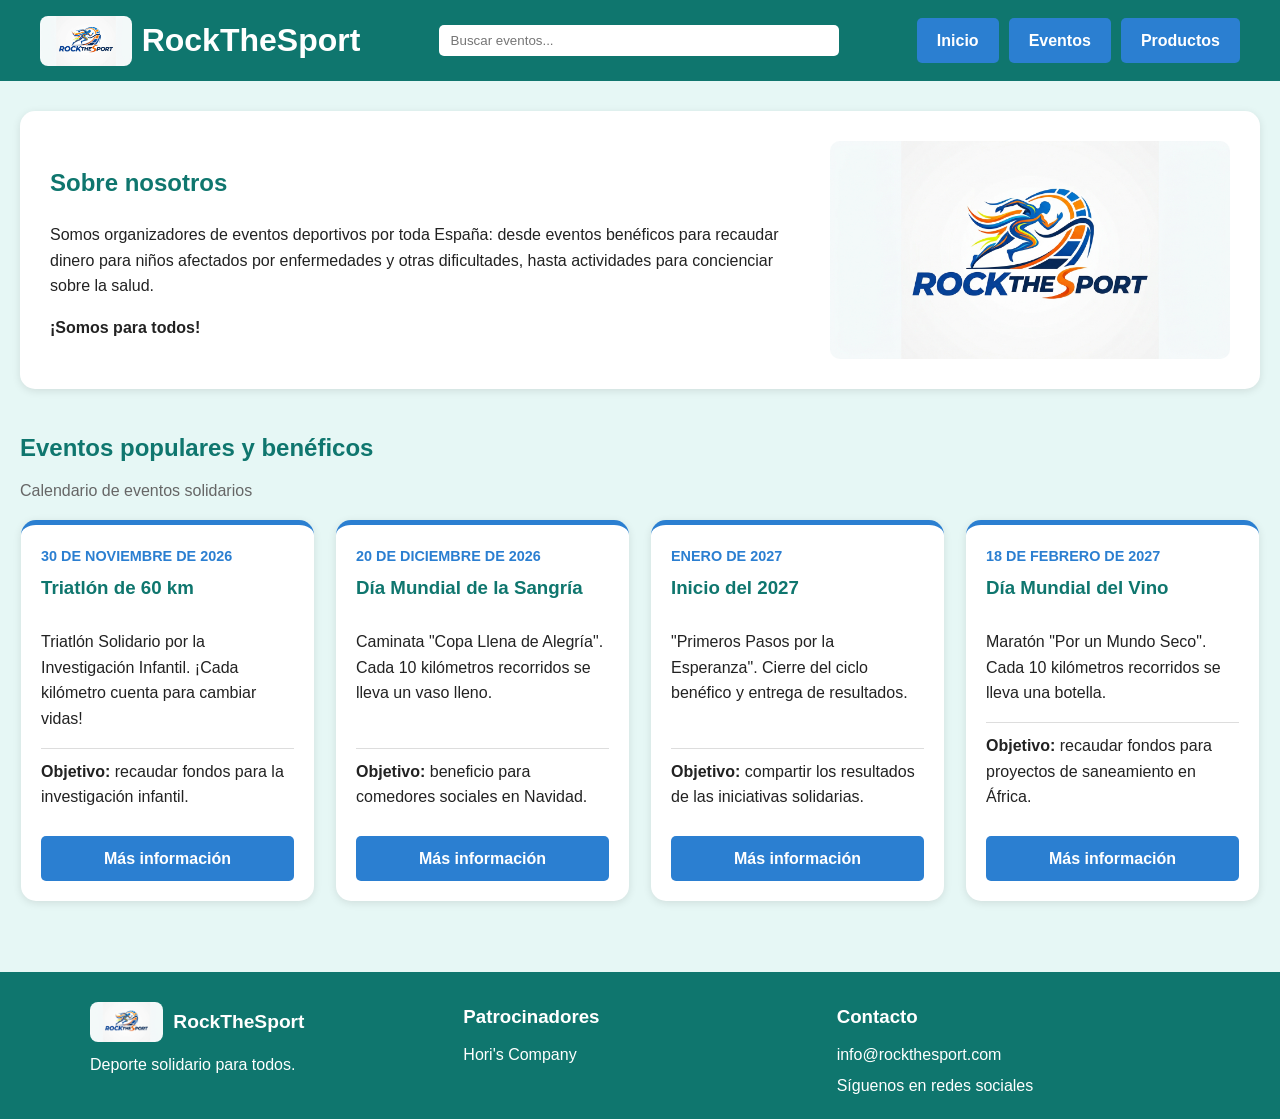
<file: index.html>
<!DOCTYPE html>
<html lang="es">
<head>
    <meta charset="UTF-8">
    <meta name="viewport" content="width=device-width, initial-scale=1.0">
    <title>RockTheSport</title>
    <link rel="stylesheet" href="css.css">
</head>
<body>
    <header>
        <h1 id="titulo" class="marca">
            <img src="rock2.jpg" alt="" width="400" height="280">
            RockTheSport
        </h1>
        <input class="barra-busqueda" type="search" placeholder="Buscar eventos..." aria-label="Buscar eventos">
        <nav>
            <a href="#titulo" class="boton">Inicio</a>
            <a href="eventos.html#titulo" class="boton">Eventos</a>
            <a href="productos.html" class="boton">Productos</a>
        </nav>
        
    </header>

    <main>
        <section id="nosotros" class="nosotros">
            <div class="nosotros-texto">
                <h2>Sobre nosotros</h2>
                <p>
                    Somos organizadores de eventos deportivos por toda España: desde eventos benéficos
                    para recaudar dinero para niños afectados por enfermedades y otras dificultades,
                    hasta actividades para concienciar sobre la salud.
                </p>
                <p><strong>¡Somos para todos!</strong></p>
            </div>
            <img class="logo" src="rock2.jpg" alt="Logo de Rock The Sport" width="400" height="280">
        </section>

        <section id="eventos-beneficos">
            <h2>Eventos populares y benéficos</h2>
            <p class="subtitulo">Calendario de eventos solidarios</p>

            <div class="tarjetas">
                <article class="tarjeta">
                    <p class="fecha">30 de noviembre de 2026</p>
                    <h3>Triatlón de 60 km</h3>
                    <p>Triatlón Solidario por la Investigación Infantil. ¡Cada kilómetro cuenta para cambiar vidas!</p>
                    <p class="objetivo"><strong>Objetivo:</strong> recaudar fondos para la investigación infantil.</p>
                    <a href="#" class="boton boton-tarjeta">Más información</a>
                </article>

                <article class="tarjeta">
                    <p class="fecha">20 de diciembre de 2026</p>
                    <h3>Día Mundial de la Sangría</h3>
                    <p>Caminata "Copa Llena de Alegría". Cada 10 kilómetros recorridos se lleva un vaso lleno.</p>
                    <p class="objetivo"><strong>Objetivo:</strong> beneficio para comedores sociales en Navidad.</p>
                    <a href="#" class="boton boton-tarjeta">Más información</a>
                </article>

                <article class="tarjeta">
                    <p class="fecha">Enero de 2027</p>
                    <h3>Inicio del 2027</h3>
                    <p>"Primeros Pasos por la Esperanza". Cierre del ciclo benéfico y entrega de resultados.</p>
                    <p class="objetivo"><strong>Objetivo:</strong> compartir los resultados de las iniciativas solidarias.</p>
                    <a href="#" class="boton boton-tarjeta">Más información</a>
                </article>

                <article class="tarjeta">
                    <p class="fecha">18 de febrero de 2027</p>
                    <h3>Día Mundial del Vino</h3>
                    <p>Maratón "Por un Mundo Seco". Cada 10 kilómetros recorridos se lleva una botella.</p>
                    <p class="objetivo"><strong>Objetivo:</strong> recaudar fondos para proyectos de saneamiento en África.</p>
                    <a href="#" class="boton boton-tarjeta">Más información</a>
                </article>
            </div>
        </section>
    </main>

    <footer>
        <div class="footer-contenido">
            <div>
                <p class="marca">
                    <img src="rock2.jpg" alt="" width="400" height="280">
                    RockTheSport
                </p>
                <p>Deporte solidario para todos.</p>
            </div>

            <div>
                <h3>Patrocinadores</h3>
                <p>Hori's Company</p>
            </div>

            <div>
                <h3>Contacto</h3>
                <p>info@rockthesport.com</p>
                <p>Síguenos en redes sociales</p>
            </div>
        </div>
    </footer>
</body>
</html>
</file>
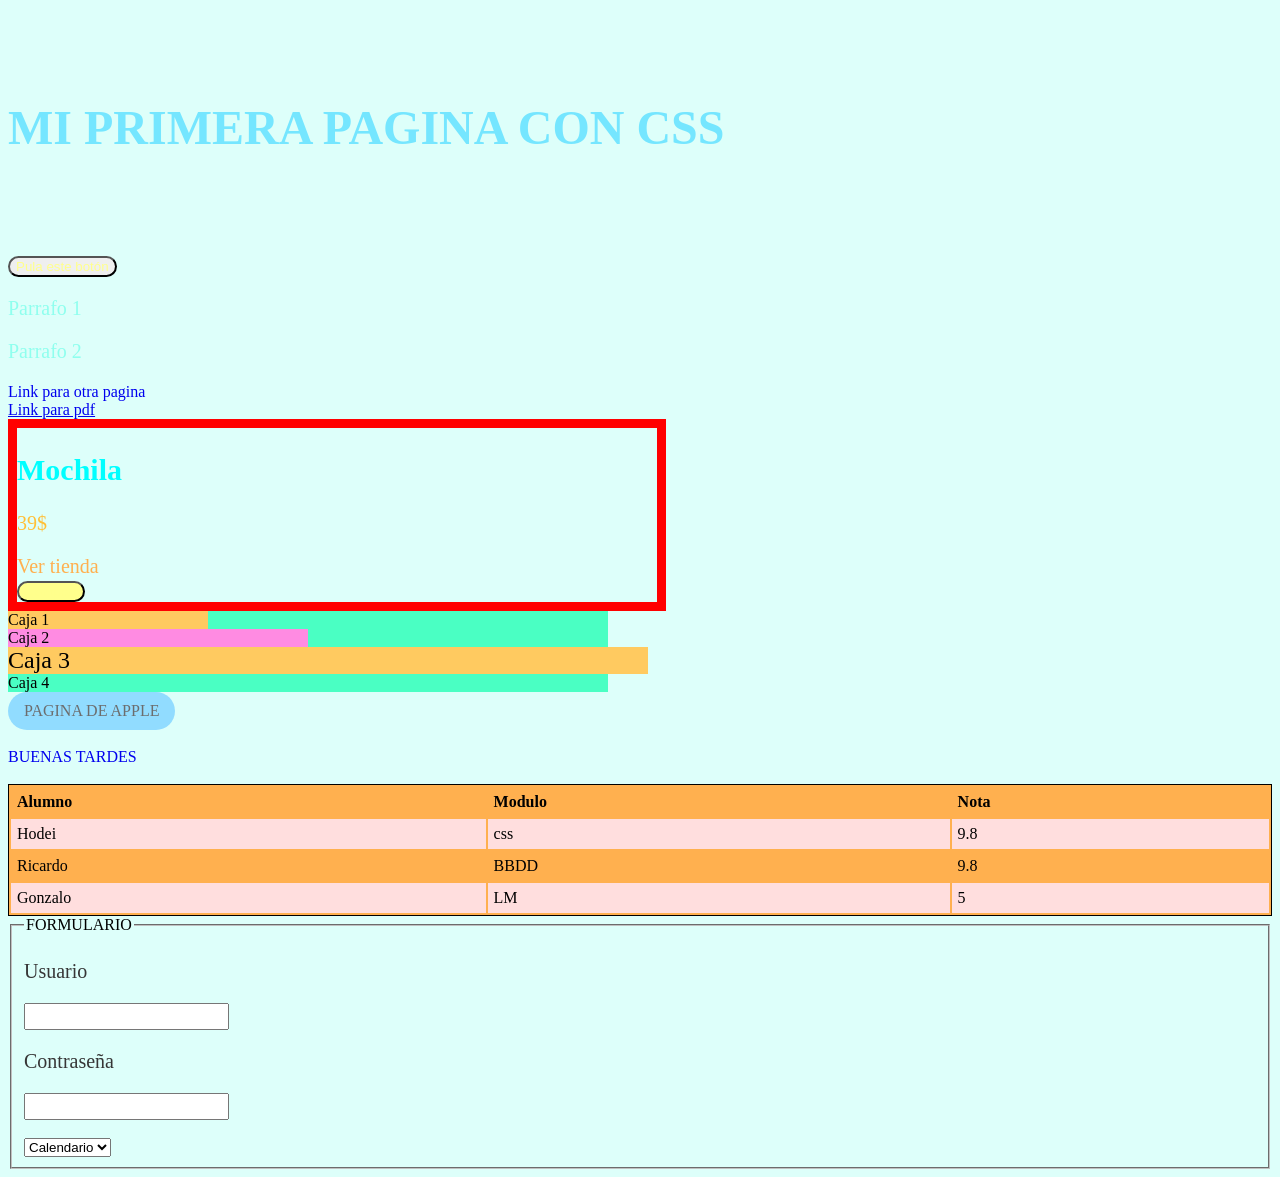
<file: EjerciciosCss/index.html>
<!DOCTYPE html>
<html lang="en">

<head>
    <meta charset="UTF-8">
    <meta name="viewport" content="width=device-width, initial-scale=1.0">
    <title>Document</title>
    <link rel="stylesheet" href=" estilos.css">
</head>

<body>

    <h1>MI PRIMERA PAGINA CON CSS</h1>

    <button>Pula este botón</button>

    <p>
        Parrafo 1
    </p>
    <p>
        Parrafo 2
    </p>




    <a href="https://www.apple.com/es/">Link para otra pagina</a><br>

    <a
        href="c:\Users\1daw3\Downloads\Cuestionario 1.4 - Importancia de las decisiones_ Revisión del intento _ CIFP Plaiaundi LHII Moodle Ikastaroak.pdf">Link
        para pdf</a><br>

    <div class="aviso">

    </div>




    <article class="producto">
        <h2>Mochila</h2>
        <p class="precio">39$</p>
        <a href="https://tienda.eus"> Ver tienda</a><br>
        <button>Comprar</button>
    </article>

<div id="contenedor">
    <div class="caja1">Caja 1</div>
    <div class="caja2">Caja 2</div>
    <div class="caja3">Caja 3</div>
    <div class="caja4">Caja 4</div>
</div>

<a href="https://www.apple.com/es/" class="btn">PAGINA DE APPLE</a><br><br>

<a href="https://www.nike.com/es/" >BUENAS TARDES</a><br><br>

<table>
    <tr>
        <th>Alumno</th>
        <th>Modulo</th>
        <th>Nota</th>
    </tr>
    <tr>
        <td>Hodei</td>
        <td>css</td>
        <td>9.8</td>
    </tr>
    <tr>
        <td>Ricardo</td>
        <td>BBDD</td>
        <td>9.8</td>
    </tr>
    <tr>
        <td>Gonzalo</td>
        <td>LM</td>
        <td>5</td>
    </tr> 
</table>

<form>
    <fieldset>
        <legend>FORMULARIO</legend>
        <p>Usuario</p>
        <input type="text" name="usuario" id="usuario"/> <br/>
        <p>Contraseña</p>
        <input type="text" name="Contraseña" id="Contraseña"/> <br/><br>

        <select>
                
                <option value="ricardo">Picaporte</option>
                <option value="sivied">Farola</option>
                <option value="hodei" selected>Calendario</option>
            </select><br>
    </fieldset>
    


</form>


</body>

</html>
</file>
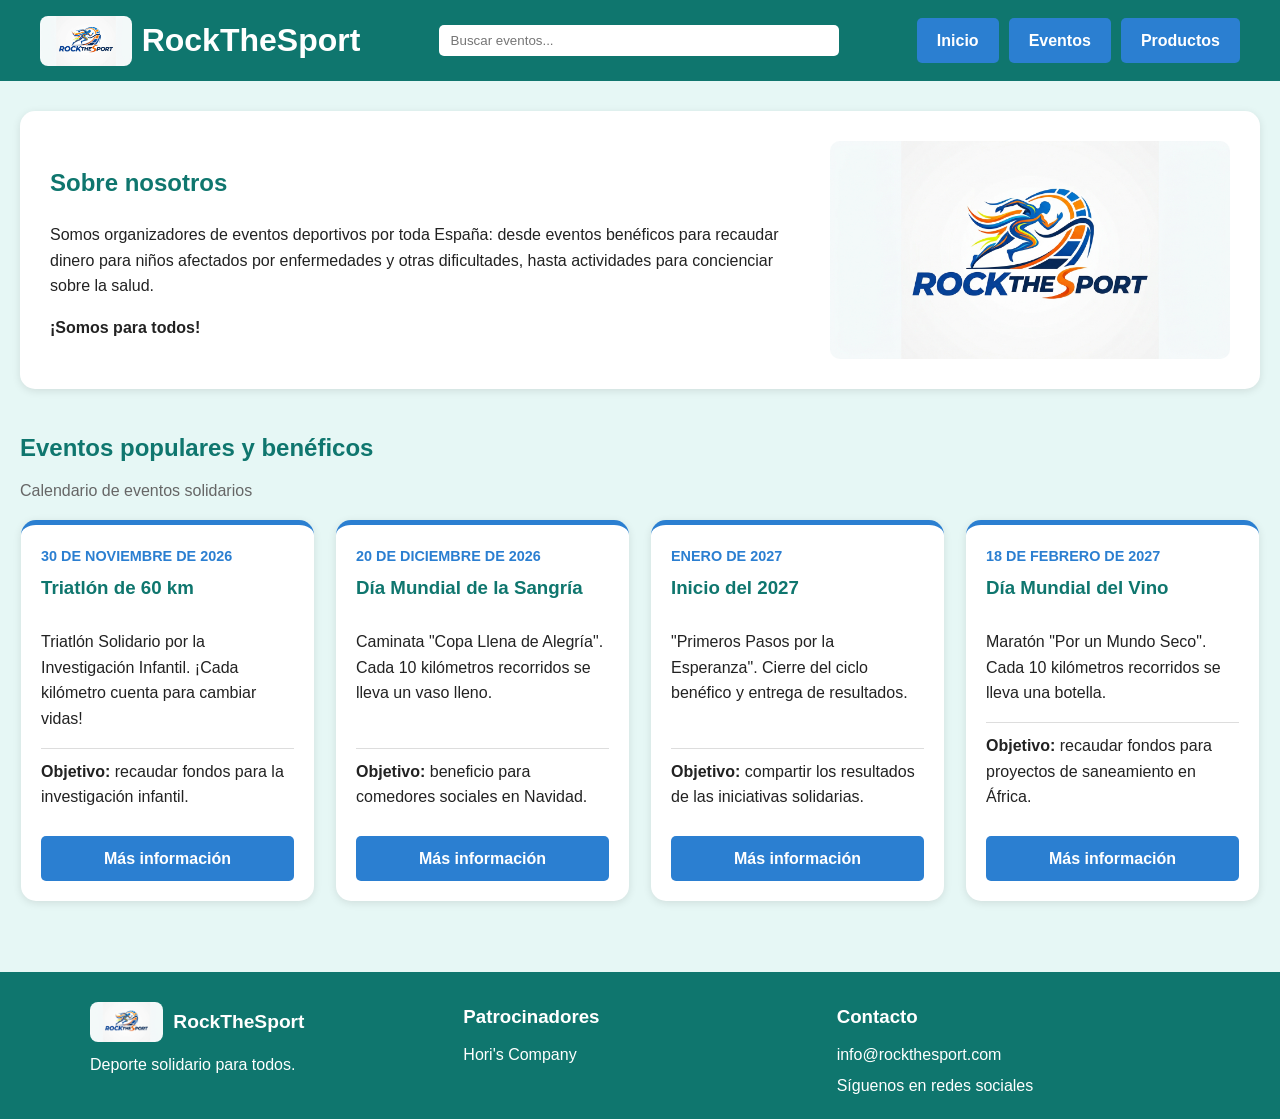
<file: html/index.html>
<!DOCTYPE html>
<html lang="es">
<head>
    <meta charset="UTF-8">
    <meta name="viewport" content="width=device-width, initial-scale=1.0">
    <title>RockTheSport</title>
    <link rel="stylesheet" href="../css.css">
</head>
<body>
    <header>
        <h1 id="titulo">
            <a href="index.html" class="marca">
            <img src="../rock2.jpg" alt="" width="400" height="280">
            RockTheSport
            </a>
        </h1>
        <input class="barra-busqueda" type="search" placeholder="Buscar eventos..." aria-label="Buscar eventos">
        <nav>
            <a href="#titulo" class="boton">Inicio</a>
            <a href="../html/eventos.html" class="boton">Eventos</a>
            <a href="../productos.html" class="boton">Productos</a>
        </nav>
        
    </header>

    <main>
        <section id="nosotros" class="nosotros">
            <div class="nosotros-texto">
                <h2>Sobre nosotros</h2>
                <p>
                    Somos organizadores de eventos deportivos por toda España: desde eventos benéficos
                    para recaudar dinero para niños afectados por enfermedades y otras dificultades,
                    hasta actividades para concienciar sobre la salud.
                </p>
                <p><strong>¡Somos para todos!</strong></p>
            </div>
            <img class="logo" src="../rock2.jpg" alt="Logo de Rock The Sport" width="400" height="280">
        </section>

        <section id="eventos-beneficos">
            <h2>Eventos populares y benéficos</h2>
            <p class="subtitulo">Calendario de eventos solidarios</p>

            <div class="tarjetas">
                <article class="tarjeta">
                    <p class="fecha">30 de noviembre de 2026</p>
                    <h3>Triatlón de 60 km</h3>
                    <p>Triatlón Solidario por la Investigación Infantil. ¡Cada kilómetro cuenta para cambiar vidas!</p>
                    <p class="objetivo"><strong>Objetivo:</strong> recaudar fondos para la investigación infantil.</p>
                    <a href="#" class="boton boton-tarjeta">Más información</a>
                </article>

                <article class="tarjeta">
                    <p class="fecha">20 de diciembre de 2026</p>
                    <h3>Día Mundial de la Sangría</h3>
                    <p>Caminata "Copa Llena de Alegría". Cada 10 kilómetros recorridos se lleva un vaso lleno.</p>
                    <p class="objetivo"><strong>Objetivo:</strong> beneficio para comedores sociales en Navidad.</p>
                    <a href="#" class="boton boton-tarjeta">Más información</a>
                </article>

                <article class="tarjeta">
                    <p class="fecha">Enero de 2027</p>
                    <h3>Inicio del 2027</h3>
                    <p>"Primeros Pasos por la Esperanza". Cierre del ciclo benéfico y entrega de resultados.</p>
                    <p class="objetivo"><strong>Objetivo:</strong> compartir los resultados de las iniciativas solidarias.</p>
                    <a href="#" class="boton boton-tarjeta">Más información</a>
                </article>

                <article class="tarjeta">
                    <p class="fecha">18 de febrero de 2027</p>
                    <h3>Día Mundial del Vino</h3>
                    <p>Maratón "Por un Mundo Seco". Cada 10 kilómetros recorridos se lleva una botella.</p>
                    <p class="objetivo"><strong>Objetivo:</strong> recaudar fondos para proyectos de saneamiento en África.</p>
                    <a href="#" class="boton boton-tarjeta">Más información</a>
                </article>
            </div>
        </section>
    </main>

    <footer>
        <div class="footer-contenido">
            <div>
                <p class="marca">
                    <img src="../rock2.jpg" alt="" width="400" height="280">
                    RockTheSport
                </p>
                <p>Deporte solidario para todos.</p>
            </div>

            <div>
                <h3>Patrocinadores</h3>
                <p>Hori's Company</p>
            </div>

            <div>
                <h3>Contacto</h3>
                <p>info@rockthesport.com</p>
                <p>Síguenos en redes sociales</p>
            </div>
        </div>
    </footer>
</body>
</html>
</file>
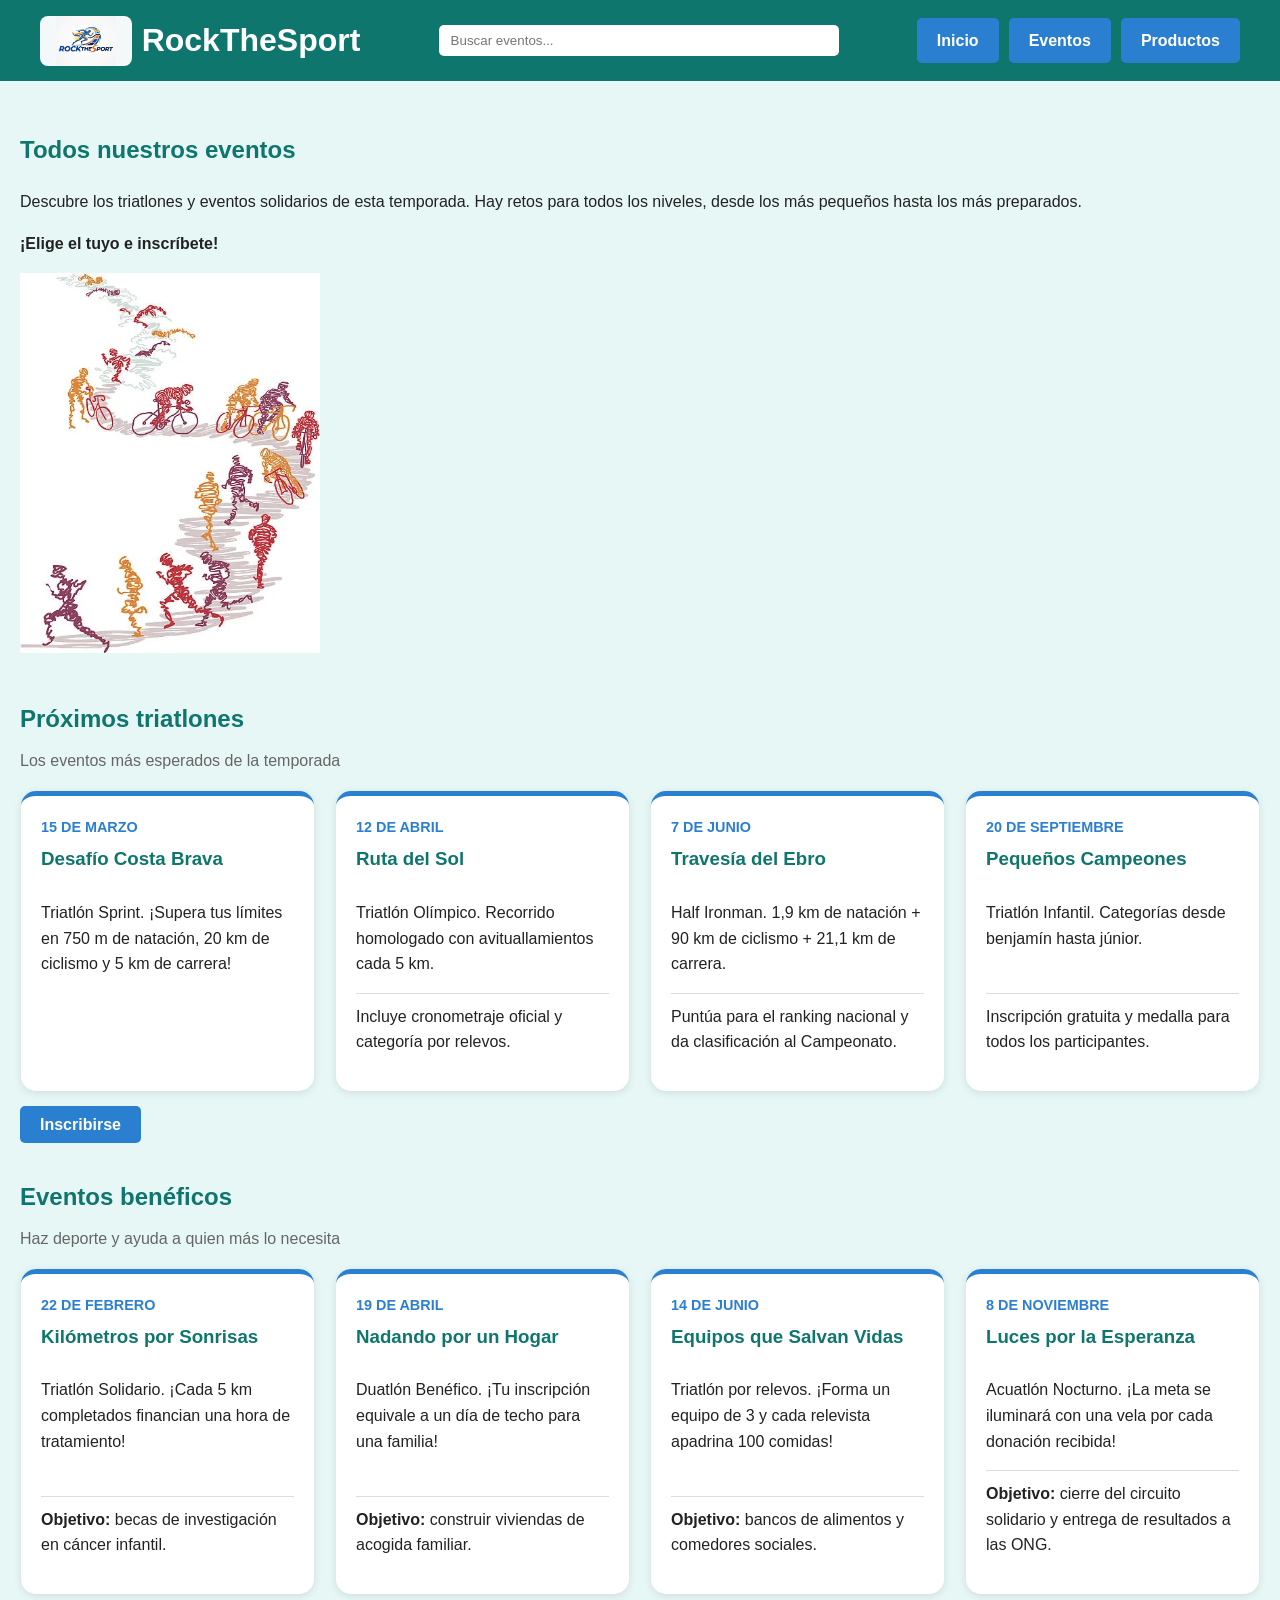
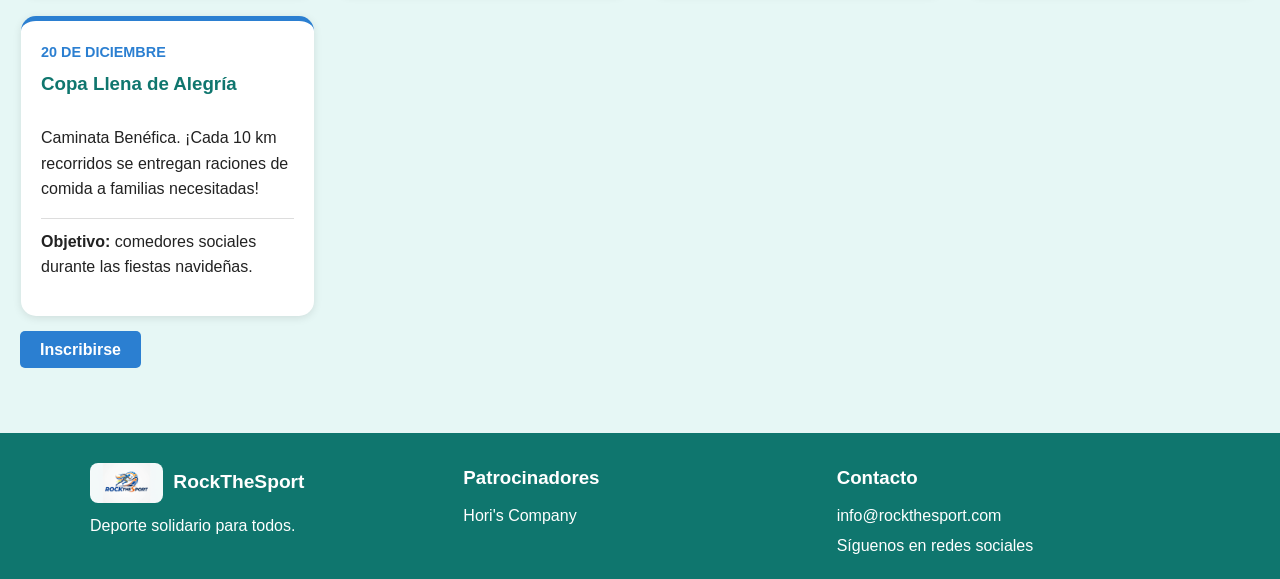
<file: eventos.html>
<!DOCTYPE html>
<html lang="es">
<head>
    <meta charset="UTF-8">
    <meta name="viewport" content="width=device-width, initial-scale=1.0">
    <title>Eventos | RockTheSport</title>
    <link rel="stylesheet" href="css.css">
</head>
<body>
    <header>
        <h1 id="titulo" class="marca">
            <img src="rock2.jpg" alt="" width="400" height="280">
            RockTheSport
        </h1>
        <input class="barra-busqueda" type="search" placeholder="Buscar eventos..." aria-label="Buscar eventos">
        <nav>
            <a href="index.html" class="boton">Inicio</a>
            <a href="#titulo" class="boton">Eventos</a>
            <a href="productos.html" class="boton">Productos</a>
        </nav>
        
    </header>

    <main>
        <section class="caja-intro">
            <div class="caja-intro-texto">
                <h2>Todos nuestros eventos</h2>
                <p>
                    Descubre los triatlones y eventos solidarios de esta temporada.
                    Hay retos para todos los niveles, desde los más pequeños hasta los más preparados.
                </p>
                <p><strong>¡Elige el tuyo e inscríbete!</strong></p>
            </div>
            <img class="imagen-intro" src="triathlon.webp" alt="Participantes en un triatlón" width="300" height="380">
        </section>

        <section id="proximos-triatlones">
            <h2>Próximos triatlones</h2>
            <p class="subtitulo">Los eventos más esperados de la temporada</p>

            <div class="tarjetas">
                <article class="tarjeta">
                    <p class="fecha">15 de marzo</p>
                    <h3>Desafío Costa Brava</h3>
                    <p>Triatlón Sprint. ¡Supera tus límites en 750 m de natación, 20 km de ciclismo y 5 km de carrera!</p>
                </article>

                <article class="tarjeta">
                    <p class="fecha">12 de abril</p>
                    <h3>Ruta del Sol</h3>
                    <p>Triatlón Olímpico. Recorrido homologado con avituallamientos cada 5 km.</p>
                    <p class="objetivo">Incluye cronometraje oficial y categoría por relevos.</p>
                </article>

                <article class="tarjeta">
                    <p class="fecha">7 de junio</p>
                    <h3>Travesía del Ebro</h3>
                    <p>Half Ironman. 1,9 km de natación + 90 km de ciclismo + 21,1 km de carrera.</p>
                    <p class="objetivo">Puntúa para el ranking nacional y da clasificación al Campeonato.</p>
                </article>

                <article class="tarjeta">
                    <p class="fecha">20 de septiembre</p>
                    <h3>Pequeños Campeones</h3>
                    <p>Triatlón Infantil. Categorías desde benjamín hasta júnior.</p>
                    <p class="objetivo">Inscripción gratuita y medalla para todos los participantes.</p>
                </article>
            </div>

            <div class="centrado">
                <a class="boton" href="F_S/FormularioS1.html">Inscribirse</a>
            </div>
        </section>

        <section id="eventos-beneficos">
            <h2>Eventos benéficos</h2>
            <p class="subtitulo">Haz deporte y ayuda a quien más lo necesita</p>

            <div class="tarjetas">
                <article class="tarjeta">
                    <p class="fecha">22 de febrero</p>
                    <h3>Kilómetros por Sonrisas</h3>
                    <p>Triatlón Solidario. ¡Cada 5 km completados financian una hora de tratamiento!</p>
                    <p class="objetivo"><strong>Objetivo:</strong> becas de investigación en cáncer infantil.</p>
                </article>

                <article class="tarjeta">
                    <p class="fecha">19 de abril</p>
                    <h3>Nadando por un Hogar</h3>
                    <p>Duatlón Benéfico. ¡Tu inscripción equivale a un día de techo para una familia!</p>
                    <p class="objetivo"><strong>Objetivo:</strong> construir viviendas de acogida familiar.</p>
                </article>

                <article class="tarjeta">
                    <p class="fecha">14 de junio</p>
                    <h3>Equipos que Salvan Vidas</h3>
                    <p>Triatlón por relevos. ¡Forma un equipo de 3 y cada relevista apadrina 100 comidas!</p>
                    <p class="objetivo"><strong>Objetivo:</strong> bancos de alimentos y comedores sociales.</p>
                </article>

                <article class="tarjeta">
                    <p class="fecha">8 de noviembre</p>
                    <h3>Luces por la Esperanza</h3>
                    <p>Acuatlón Nocturno. ¡La meta se iluminará con una vela por cada donación recibida!</p>
                    <p class="objetivo"><strong>Objetivo:</strong> cierre del circuito solidario y entrega de resultados a las ONG.</p>
                </article>

                <article class="tarjeta">
                    <p class="fecha">20 de diciembre</p>
                    <h3>Copa Llena de Alegría</h3>
                    <p>Caminata Benéfica. ¡Cada 10 km recorridos se entregan raciones de comida a familias necesitadas!</p>
                    <p class="objetivo"><strong>Objetivo:</strong> comedores sociales durante las fiestas navideñas.</p>
                </article>
            </div>

            <div class="centrado">
                <a class="boton" href="F_B/FormularioB1.html">Inscribirse</a>
            </div>
        </section>
    </main>

    <footer>
        <div class="footer-contenido">
            <div>
                <p class="marca">
                    <img src="rock2.jpg" alt="" width="400" height="280">
                    RockTheSport
                </p>
                <p>Deporte solidario para todos.</p>
            </div>

            <div>
                <h3>Patrocinadores</h3>
                <p>Hori's Company</p>
            </div>

            <div>
                <h3>Contacto</h3>
                <p>info@rockthesport.com</p>
                <p>Síguenos en redes sociales</p>
            </div>
        </div>
        
    </footer>
</body>
</html>
</file>
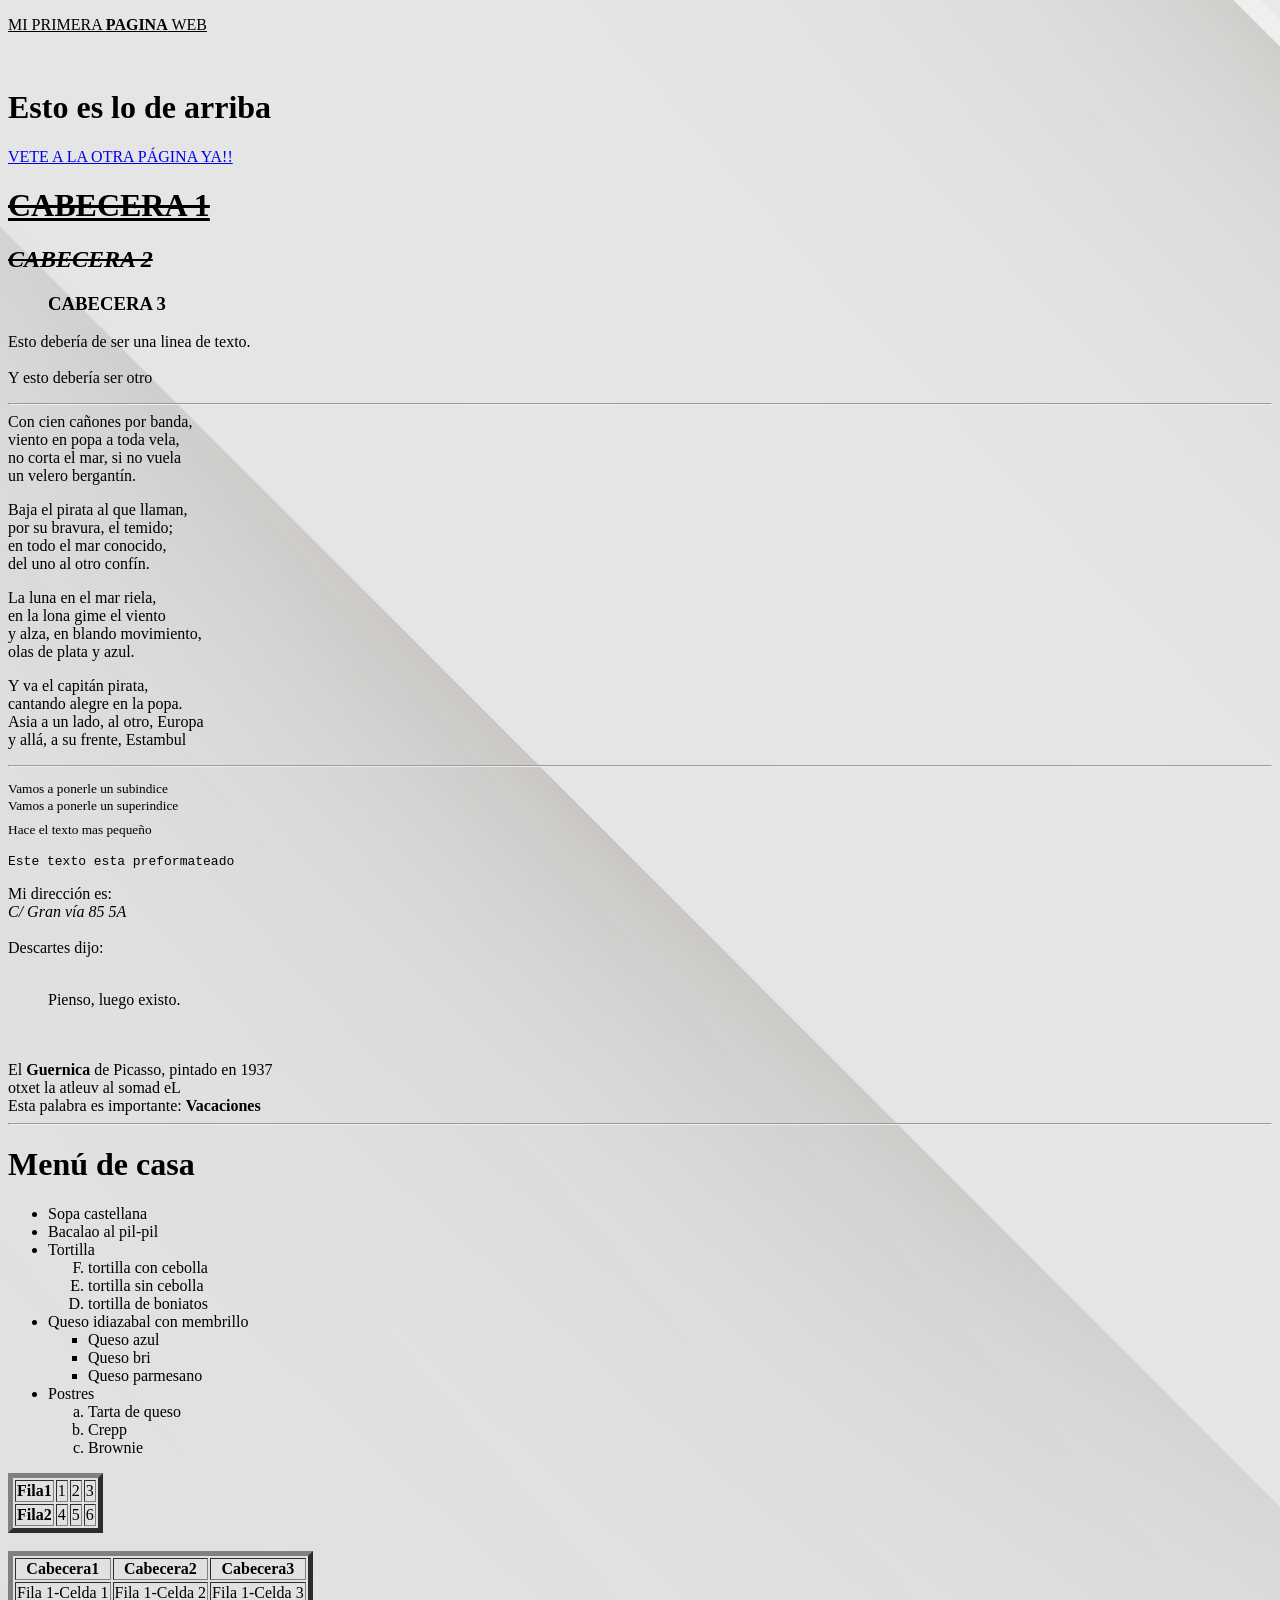
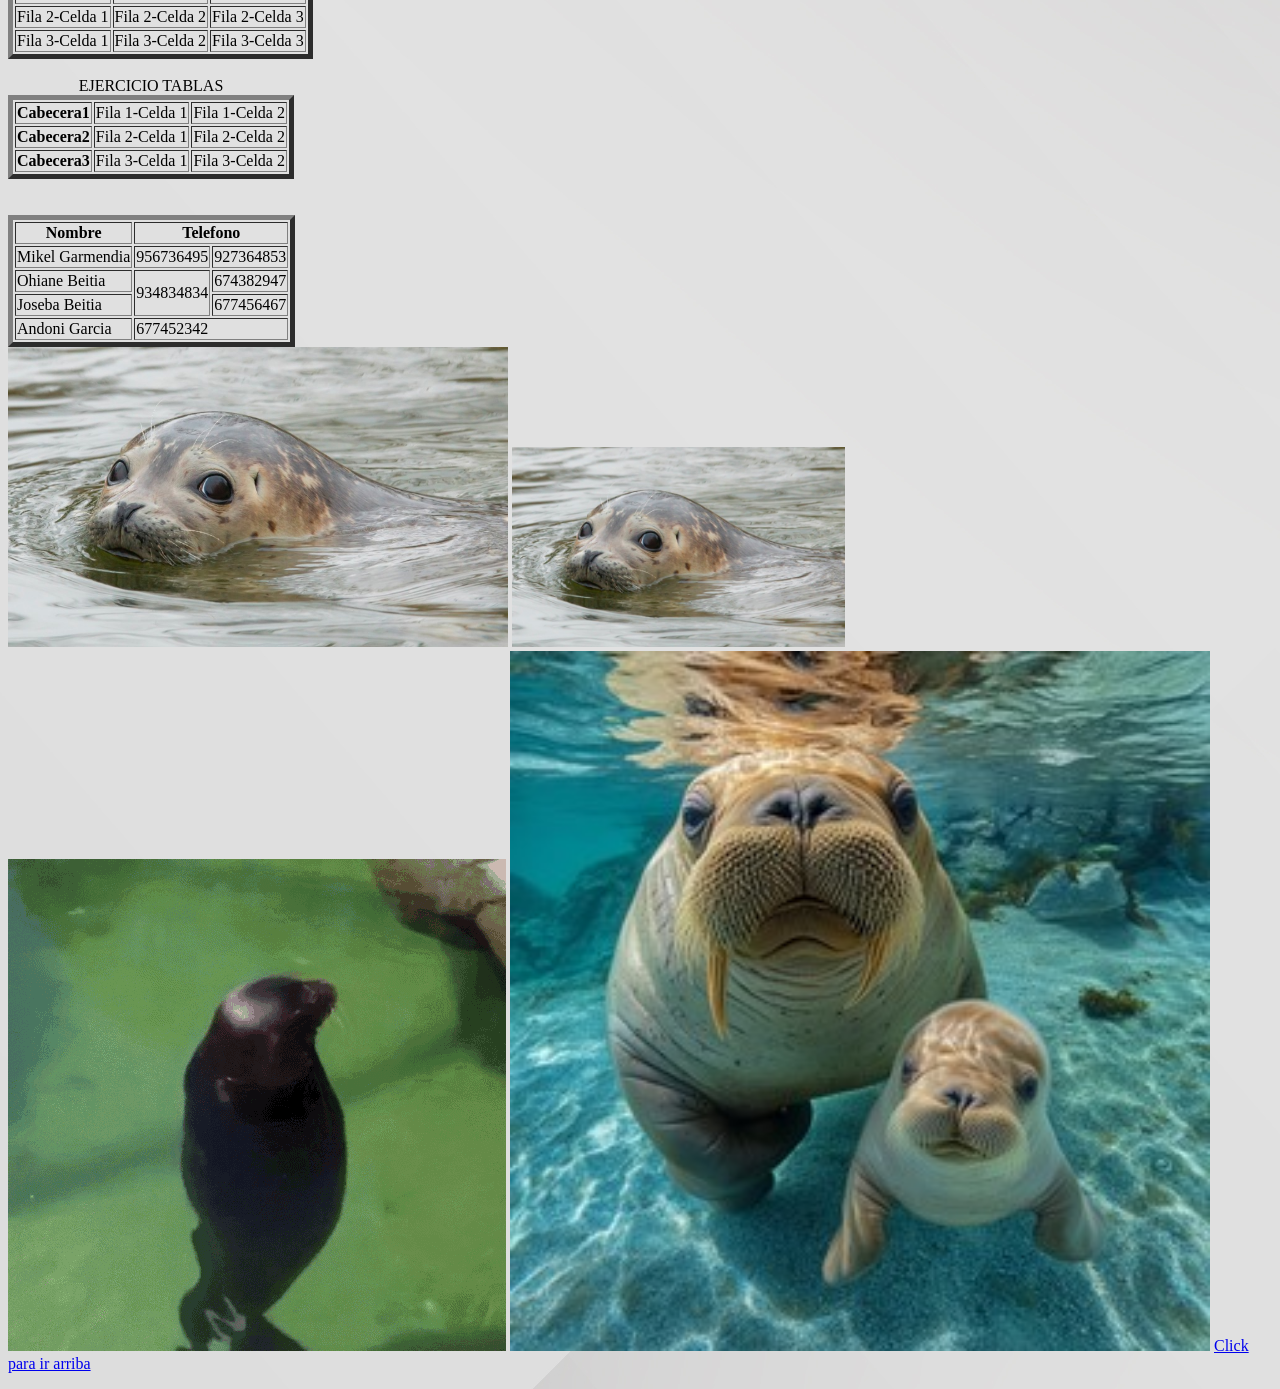
<file: html/Ejercicio1.html>
<!DOCTYPE html>
<html>
    <head>
        <meta charset="utf-8">
        <title>Mi primera página web</title>

    </head>
    <body style="background-image: url(../Img/Fondo2.jpg);">
        <p><u>MI PRIMERA <b>PAGINA</b> WEB</u></p><br>

        <h1 id="arriba">Esto es lo de arriba</h1>
        <a href="Ejercicio2.html">VETE A LA OTRA PÁGINA YA!!</a>
        

        <h1><u><del>CABECERA 1</del></h1></u>
        <H2><i><del>CABECERA 2</del></i></H2>
        <H3><blockquote>CABECERA 3</H3></blockquote>
        <p>Esto debería de ser una linea de texto. <br><br>
        Y esto debería ser otro<br>
        <hr>
        Con cien cañones por banda,<br>
        viento en popa a toda vela, <br>
        no corta el mar, si no vuela <br>
        un velero bergantín. </p>

        <p>Baja el pirata al que llaman, <br> 
        por su bravura, el temido; <br>
        en todo el mar conocido, <br>
        del uno al otro confín. </p>

        <p>La luna en el mar riela, <br>
        en la lona gime el viento <br>
        y alza, en blando movimiento, <br>
        olas de plata y azul. </p>
        

        <p>Y va el capitán pirata, <br>
        cantando alegre en la popa. <br>
        Asia a un lado, al otro, Europa <br>
        y allá, a su frente, Estambul </p>
        <hr>
        <sub>Vamos a ponerle un subindice</sub><br>
        <sup>Vamos a ponerle un superindice</sup><br>
        <small>Hace el texto mas pequeño</small><br>
        <p><pre>Este texto esta preformateado</pre></p>
        Mi dirección es: <br>
        <i>C/ Gran vía 85 5A</i><br><br>
        Descartes dijo: <br><br> <!--Hola-->
        <blockquote>Pienso, luego existo.</blockquote> <br><br>
        El <b>Guernica</b> de Picasso, pintado en 1937 <br>
        <bdo dir="rtl">Le damos la vuelta al texto</bdo> <br>
        Esta palabra es importante: <b>Vacaciones</b>
        <hr>
        <h1>Menú de casa</h1>
        <ul>
            <li>Sopa castellana</li>
            <li>Bacalao al pil-pil</li>
            <li>Tortilla</li><ol type="A" reversed start="6">
                <li>tortilla con cebolla</li>
                <li>tortilla sin cebolla</li>
                <li>tortilla de boniatos</li>
            </ol>
            <li>Queso idiazabal con membrillo</li><ul style="list-style-type:square">
                <li>Queso azul</li>
                <li>Queso bri</li>
                <li>Queso parmesano</li>
            </ul>
            <li>Postres</li> <ol type="a">
                <li>Tarta de queso</li>
                <li>Crepp</li>
                <li>Brownie</li>
            </ol>
        
        </ul>

        <table border="5">
            <tr>
                <th>Fila1</th>
                <td>1</td>
                <td>2</td>
                <td>3</td>
            </tr>
            <tr>
                <th>Fila2</th>
                <td>4</td>
                <td>5</td>
                <td>6</td>
            </tr>
        </table><br>

        <table border="5">
            <tr>
                <th>Cabecera1</th>
                <th>Cabecera2</th>
                <th>Cabecera3</th>
            </tr>
            <tr>
                <td>Fila 1-Celda 1</td>
                <td>Fila 1-Celda 2</td>
                <td>Fila 1-Celda 3</td>
            </tr>
            <tr>
                <td>Fila 2-Celda 1</td>
                <td>Fila 2-Celda 2</td>
                <td>Fila 2-Celda 3</td>
            </tr>
            <tr>
                <td>Fila 3-Celda 1</td>
                <td>Fila 3-Celda 2</td>
                <td>Fila 3-Celda 3</td>
            </tr>
        </table><br>

       <table border="5">
            <caption>EJERCICIO TABLAS</caption>
            <tr>
                <th>Cabecera1</th>
                <td>Fila 1-Celda 1</td>
                <td>Fila 1-Celda 2</td>
            </tr>
            <tr>
                <th>Cabecera2</th>
                <td>Fila 2-Celda 1</td>
                <td>Fila 2-Celda 2</td>
            </tr>
            <tr>
                <th>Cabecera3</th>
                <td>Fila 3-Celda 1</td>
                <td>Fila 3-Celda 2</td>
            </tr>
        </table><br><br>

    

        <table border="5">
            <tr>
                <th>Nombre</th>
                <th colspan="2">Telefono</th>
            </tr>
            <tr>
                <td>Mikel Garmendia</td>
                <td>956736495</td>
                <td>927364853</td>
            </tr>
            <tr>
                <td>Ohiane Beitia</td>
                <td rowspan="2"> 934834834</td>
                <td>674382947</td>
            </tr>
            <tr>
                <td>Joseba Beitia</td>
                <td>677456467</td>
            </tr>
            <tr>
                <td>Andoni Garcia</td>
                <td colspan="2">677452342</td>
            </tr>

        </table>

        <img src="../Img/fokita.jpg" alt="Diplodocus" width="500"/>
        <img src="../Img/fokita.jpg" alt="fokita" height="200">
        <img src="../Img/seal-spinning-around.gif" alt="foca girando">
        <img src="../Img/walrus.jpg" alt="walrus" width="700">

        <a href="#arriba">Click para ir arriba</a>
        <p id="seccion"></p>


        
    </body>

</html>

<!--En la linea 45 tengo duda de como poner espacio-->
</file>
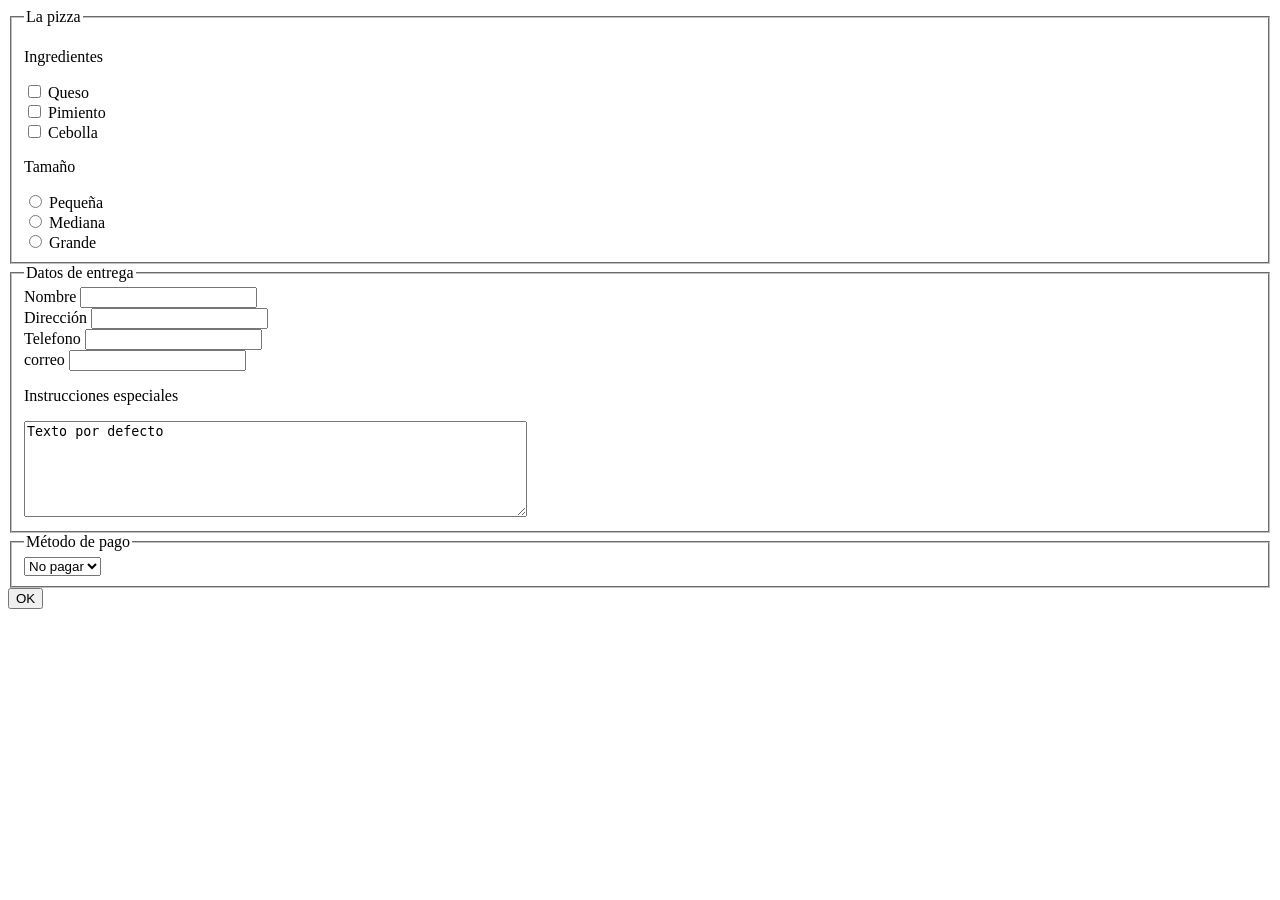
<file: html/Ejercicio5.html>
<!DOCTYPE html>
<html>

<head>

    <title>Pedido de Pizza</title>
</head>

<body>
    <form>
        <fieldset>
            <legend>La pizza</legend>
            <p>Ingredientes</p>
            <input type="checkbox" name="queso" value="queso" id="queso" />
            <label for="queso">Queso</label><br>
            <input type="checkbox" name="pimiento" value="Pimiento" id="Pimiento" />
            <label for="pimiento">Pimiento</label><br>
            <input type="checkbox" name="cebolla" value="Cebolla" id="Cebolla" />
            <label for="cebolla">Cebolla</label><br>
            <p>Tamaño</p>
            <input type="radio" name="tamaño" value="pequeño" id="pequeño">
            <label for="pequeño"> Pequeña</label><br />
            <input type="radio" name="tamaño" value="mediano" id="mediano">
            <label for="mediano"> Mediana</label><br />
            <input type="radio" name="tamaño" value="grande" id="grande">
            <label for="grande"> Grande</label><br />

        </fieldset>
        <fieldset>
            <legend>Datos de entrega</legend>
            <label for="usuario"> Nombre </label>
            <input type="text" name="usuario" id="usuario" /> <br />
            <label for="usuario"> Dirección </label>
            <input type="text" name="usuario" id="usuario" /> <br />
            <label for="usuario"> Telefono </label>
            <input type="text" name="usuario" id="usuario" /> <br />
            <label for="usuario"> correo </label>
            <input type="text" name="usuario" id="usuario" /> <br />
            <p>Instrucciones especiales</p>
            <textarea rows="6" cols="60" name="Texto">Texto por defecto</textarea>

        </fieldset>
        <fieldset>
            <legend>Método de pago</legend>
            <select>

                <option value="Tarjeta">Tarjeta</option>
                <option value="Efectivo">Efectivo</option>
                <option value="No pagar" selected>No pagar</option>
            </select><br>

        </fieldset>

        <input type="submit" value="OK" />


    </form>








</body>

</html>
</file>
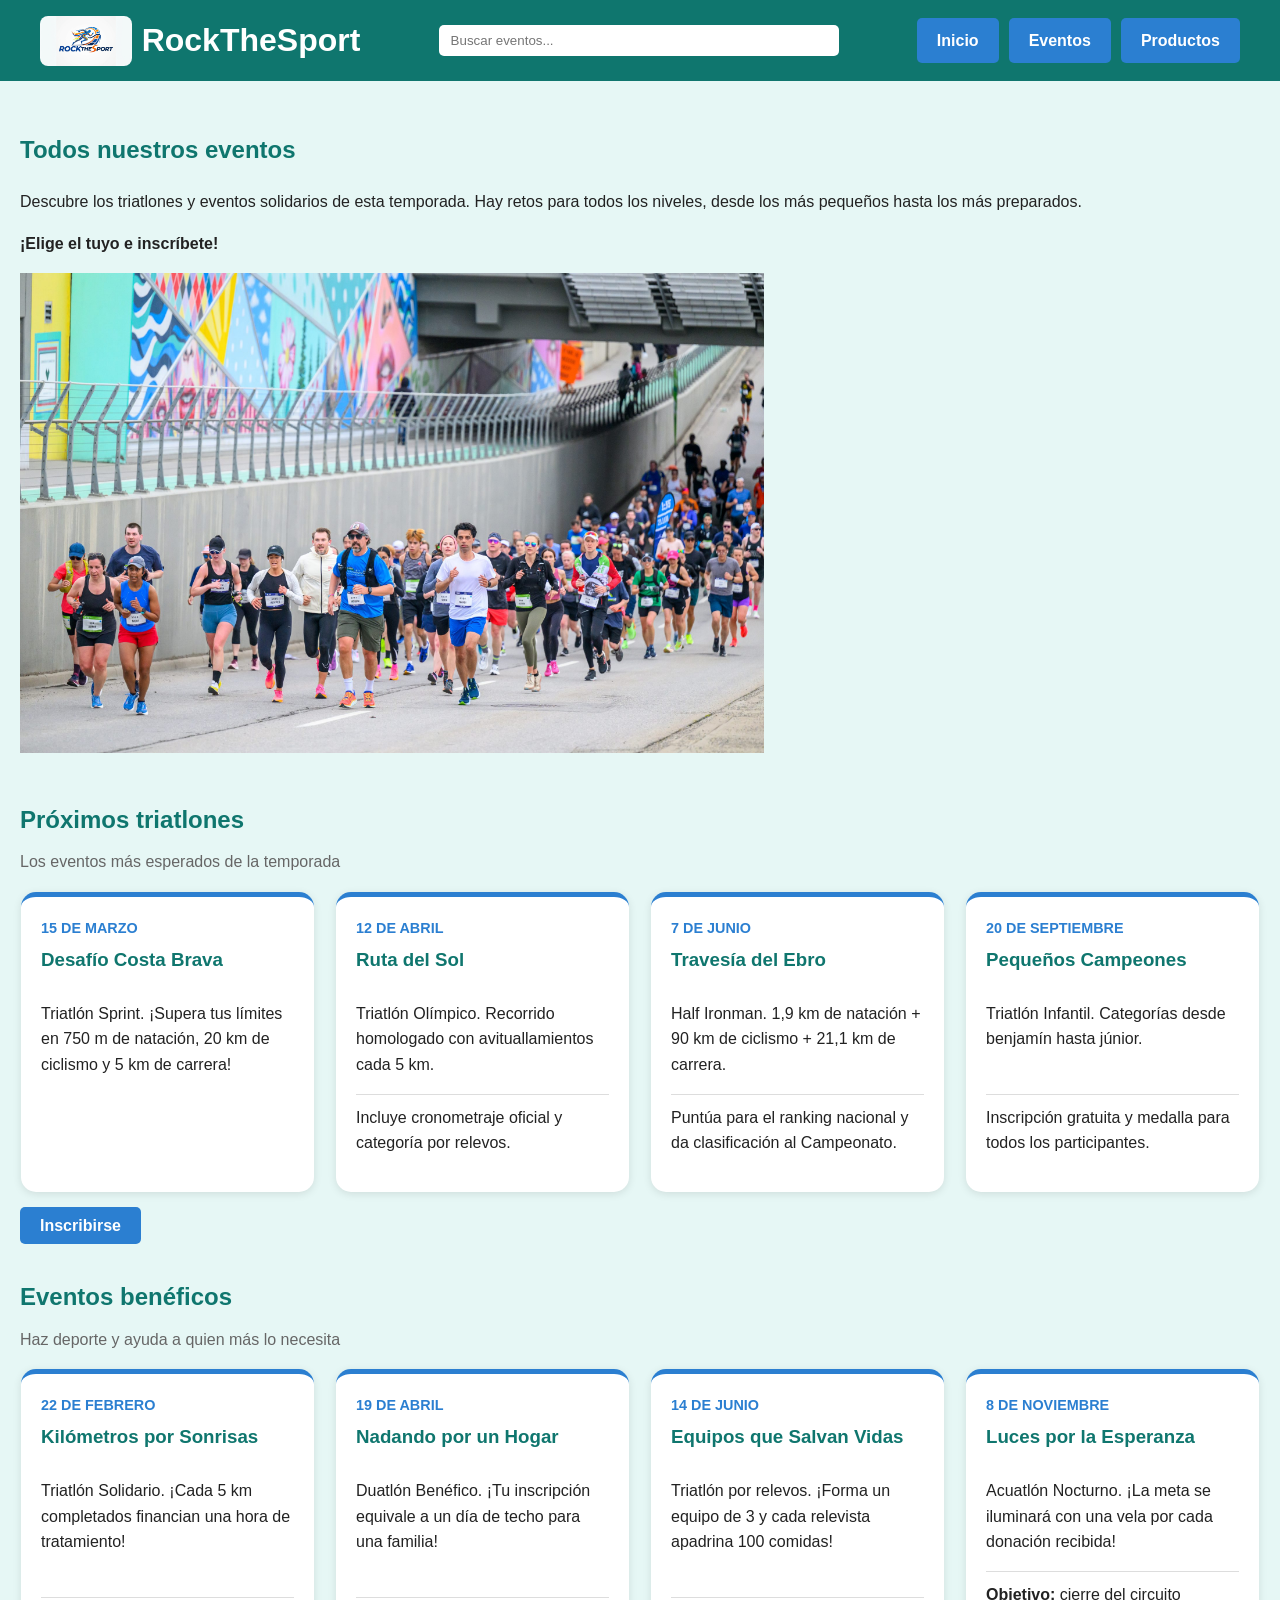
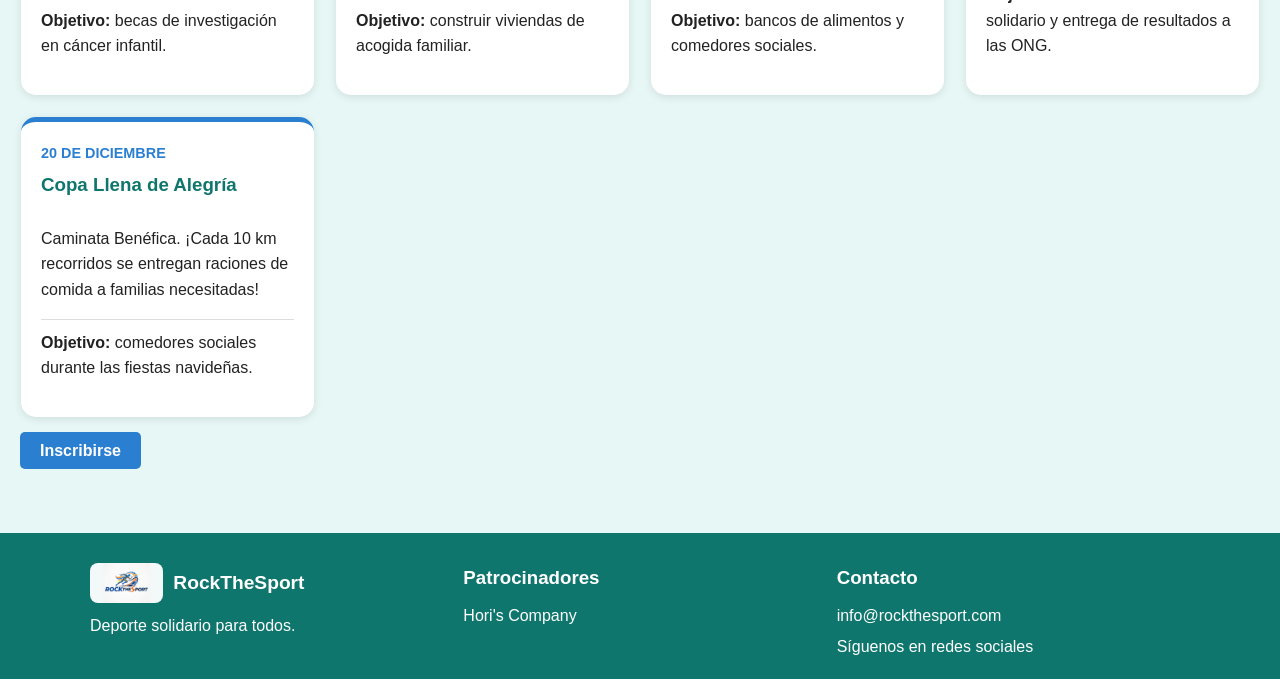
<file: html/eventos.html>
<!DOCTYPE html>
<html lang="es">
<head>
    <meta charset="UTF-8">
    <meta name="viewport" content="width=device-width, initial-scale=1.0">
    <title>Eventos | RockTheSport</title>
    <link rel="stylesheet" href="../css.css">
</head>
<body>
    <header>
        <h1 id="titulo">
            <a href="index.html" class="marca">
            <img src="../rock2.jpg" alt="" width="400" height="280">
            RockTheSport
            </a>
            
        </h1>
        <input class="barra-busqueda" type="search" placeholder="Buscar eventos..." aria-label="Buscar eventos">
        <nav>
            <a href="index.html" class="boton">Inicio</a>
            <a href="#titulo" class="boton">Eventos</a>
            <a href="productos.html" class="boton">Productos</a>
        </nav>
        
    </header>

    <main>
        
        <section class="caja-intro">
            <div class="caja-intro-texto">
                <h2>Todos nuestros eventos</h2>
                <p>
                    Descubre los triatlones y eventos solidarios de esta temporada.
                    Hay retos para todos los niveles, desde los más pequeños hasta los más preparados.
                </p>
                <p><strong>¡Elige el tuyo e inscríbete!</strong></p>
            </div>
            <img class="imagenEventos" src="../Img/maraton.jpg" alt="Participantes en un triatlón" width="500" height="480">
        </section>
        
        

        <section id="proximos-triatlones">
            <h2>Próximos triatlones</h2>
            <p class="subtitulo">Los eventos más esperados de la temporada</p>

            <div class="tarjetas">
                <article class="tarjeta">
                    <p class="fecha">15 de marzo</p>
                    <h3>Desafío Costa Brava</h3>
                    <p>Triatlón Sprint. ¡Supera tus límites en 750 m de natación, 20 km de ciclismo y 5 km de carrera!</p>
                </article>

                <article class="tarjeta">
                    <p class="fecha">12 de abril</p>
                    <h3>Ruta del Sol</h3>
                    <p>Triatlón Olímpico. Recorrido homologado con avituallamientos cada 5 km.</p>
                    <p class="objetivo">Incluye cronometraje oficial y categoría por relevos.</p>
                </article>

                <article class="tarjeta">
                    <p class="fecha">7 de junio</p>
                    <h3>Travesía del Ebro</h3>
                    <p>Half Ironman. 1,9 km de natación + 90 km de ciclismo + 21,1 km de carrera.</p>
                    <p class="objetivo">Puntúa para el ranking nacional y da clasificación al Campeonato.</p>
                </article>

                <article class="tarjeta">
                    <p class="fecha">20 de septiembre</p>
                    <h3>Pequeños Campeones</h3>
                    <p>Triatlón Infantil. Categorías desde benjamín hasta júnior.</p>
                    <p class="objetivo">Inscripción gratuita y medalla para todos los participantes.</p>
                </article>
            </div>

            <div class="centrado">
                <a class="boton" href="FormularioS1.html">Inscribirse</a>
            </div>
        </section>

        <section id="eventos-beneficos">
            <h2>Eventos benéficos</h2>
            <p class="subtitulo">Haz deporte y ayuda a quien más lo necesita</p>

            <div class="tarjetas">
                <article class="tarjeta">
                    <p class="fecha">22 de febrero</p>
                    <h3>Kilómetros por Sonrisas</h3>
                    <p>Triatlón Solidario. ¡Cada 5 km completados financian una hora de tratamiento!</p>
                    <p class="objetivo"><strong>Objetivo:</strong> becas de investigación en cáncer infantil.</p>
                </article>

                <article class="tarjeta">
                    <p class="fecha">19 de abril</p>
                    <h3>Nadando por un Hogar</h3>
                    <p>Duatlón Benéfico. ¡Tu inscripción equivale a un día de techo para una familia!</p>
                    <p class="objetivo"><strong>Objetivo:</strong> construir viviendas de acogida familiar.</p>
                </article>

                <article class="tarjeta">
                    <p class="fecha">14 de junio</p>
                    <h3>Equipos que Salvan Vidas</h3>
                    <p>Triatlón por relevos. ¡Forma un equipo de 3 y cada relevista apadrina 100 comidas!</p>
                    <p class="objetivo"><strong>Objetivo:</strong> bancos de alimentos y comedores sociales.</p>
                </article>

                <article class="tarjeta">
                    <p class="fecha">8 de noviembre</p>
                    <h3>Luces por la Esperanza</h3>
                    <p>Acuatlón Nocturno. ¡La meta se iluminará con una vela por cada donación recibida!</p>
                    <p class="objetivo"><strong>Objetivo:</strong> cierre del circuito solidario y entrega de resultados a las ONG.</p>
                </article>

                <article class="tarjeta">
                    <p class="fecha">20 de diciembre</p>
                    <h3>Copa Llena de Alegría</h3>
                    <p>Caminata Benéfica. ¡Cada 10 km recorridos se entregan raciones de comida a familias necesitadas!</p>
                    <p class="objetivo"><strong>Objetivo:</strong> comedores sociales durante las fiestas navideñas.</p>
                </article>
            </div>

            <div class="centrado">
                <a class="boton" href="FormularioS1.html">Inscribirse</a>
            </div>
        </section>
    </main>

    <footer>
        <div class="footer-contenido">
            <div>
                <p class="marca">
                    <img src="../rock2.jpg" alt="" width="400" height="280">
                    RockTheSport
                </p>
                <p>Deporte solidario para todos.</p>
            </div>

            <div>
                <h3>Patrocinadores</h3>
                <p>Hori's Company</p>
            </div>

            <div>
                <h3>Contacto</h3>
                <p>info@rockthesport.com</p>
                <p>Síguenos en redes sociales</p>
            </div>
        </div>
        
    </footer>
</body>
</html>
</file>
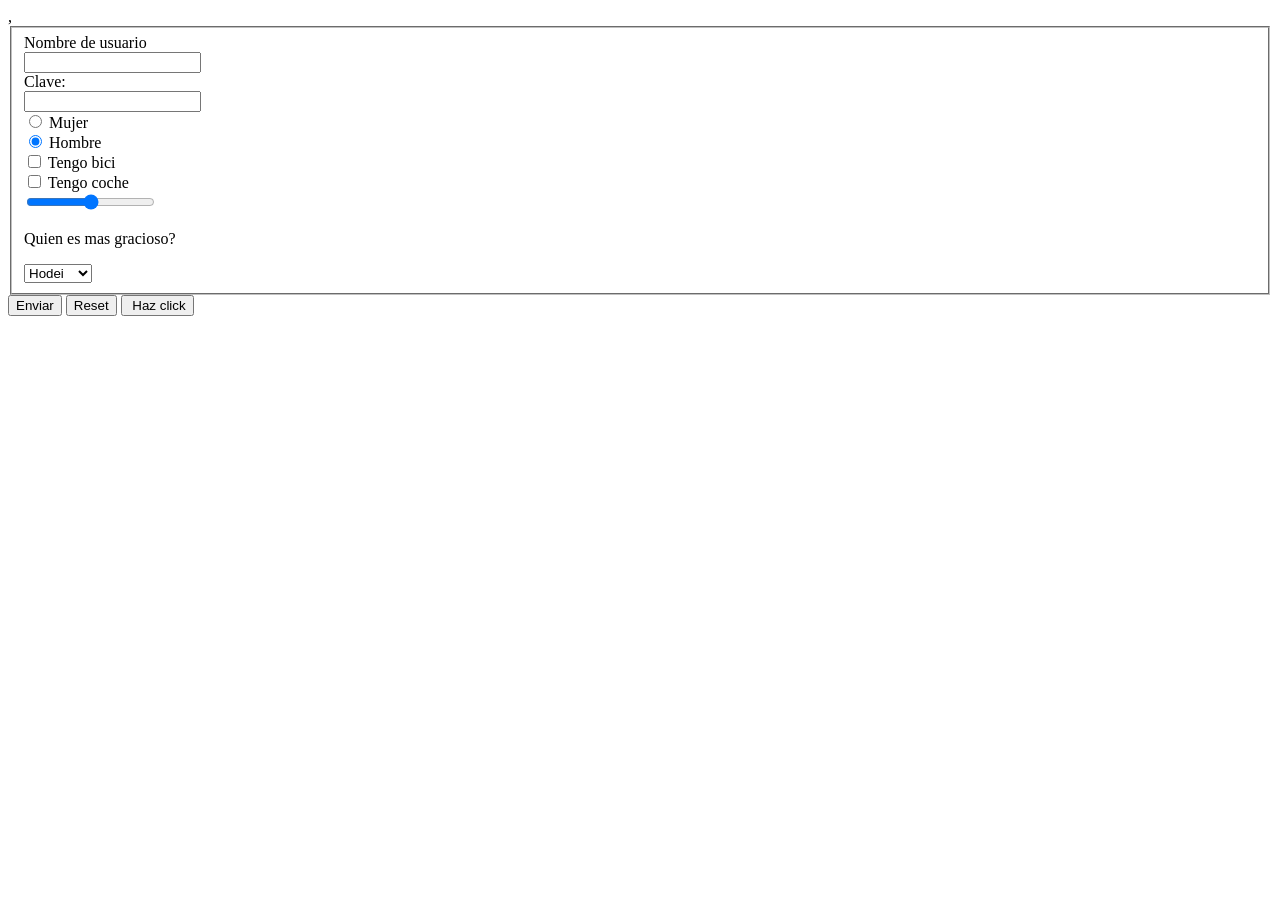
<file: html/Formulario.html>
<!DOCTYPE html>
<html>
<head>
    <title>Esto es para un formulario</title>, 
</head>

<body>
    
    <form>
        <fieldset>
            <label for="usuario"> Nombre de usuario </label><br/>
            <input type="text" name="usuario" id="usuario"/> <br/>
            <label for="clave"> Clave: </label><br>
            <input type="password" name="clave" id="clave"/><br/>

            <input type="radio" name="genero" value="Mujer" id="Mujer" checked>
            <label for="Mujer"> Mujer</label><br/> 
            <input type="radio" name="genero" value="Hombre" id="Hombre" checked>
            <label for="Hombre"> Hombre</label><br/>

            <input type="checkbox" name="vehiculo1" value="bici" id="bici"/>
            <label for="bici"> Tengo bici</label><br/> 
            <input type="checkbox" name="vehiculo2" value="coche" id="coche"/>
            <label for="coche"> Tengo coche</label><br/> 
            <input type="range" name="Rango" value="numero" id="numero"><br>
        
            <p>Quien es mas gracioso?</p>
            <select>
                
                <option value="ricardo">Ricardo</option>
                <option value="sivied">Sivied</option>
                <option value="hodei" selected>Hodei</option>
            </select><br>
        </fieldset>

        




        <input type="submit" value="Enviar"/>
        <input type="reset" value="Reset"/>
        <input type="button" onclick="alert('Hola')" value=" Haz click">
    </form>

</body>
</html>
</file>
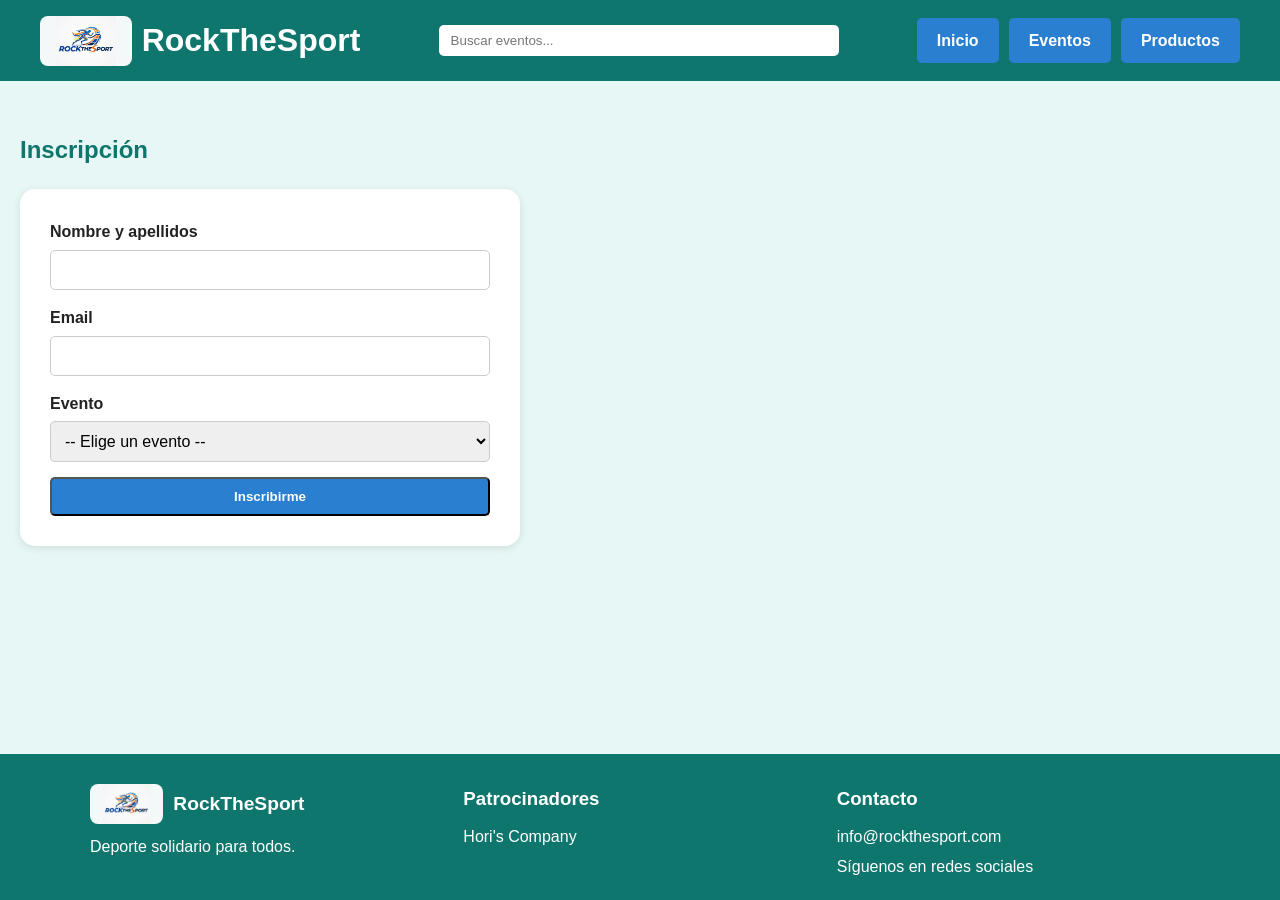
<file: html/FormularioS1.html>
<!DOCTYPE html>
<html lang="es">
<head>
    <meta charset="UTF-8">
    <meta name="viewport" content="width=device-width, initial-scale=1.0">
    <title>Inscripción | RockTheSport</title>
    <link rel="stylesheet" href="../css.css">
</head>
<body>
    <header>
        <h1 id="titulo">
            <a href="index.html" class="marca">
                <img src="../rock2.jpg" alt="" width="400" height="280">
                RockTheSport
            </a>
        </h1>
        <input class="barra-busqueda" type="search" placeholder="Buscar eventos..." aria-label="Buscar eventos">
        <nav>
            <a href="index.html" class="boton">Inicio</a>
            <a href="eventos.html" class="boton">Eventos</a>
            <a href="productos.html" class="boton">Productos</a>
        </nav>
        
    </header>

    <main>
        <h2>Inscripción</h2>

        <form class="formulario" action="#" method="post">
            <div class="campo">
                <label for="nombre">Nombre y apellidos</label>
                <input type="text" id="nombre" name="nombre" required>
            </div>

            <div class="campo">
                <label for="email">Email</label>
                <input type="email" id="email" name="email" required>
            </div>

            <div class="campo">
                <label for="evento">Evento</label>
                <select id="evento" name="evento" required>
                    <option value="">-- Elige un evento --</option>
                    <option value="costa-brava">Desafío Costa Brava</option>
                    <option value="ruta-del-sol">Ruta del Sol</option>
                    <option value="travesia-ebro">Travesía del Ebro</option>
                    <option value="pequenos-campeones">Pequeños Campeones</option>
                </select>
            </div>

            <button type="submit" class="boton">Inscribirme</button>
        </form>
    </main>

    <footer>
        <div class="footer-contenido">
            <div>
                <p class="marca">
                    <img src="../rock2.jpg" alt="" width="400" height="280">
                    RockTheSport
                </p>
                <p>Deporte solidario para todos.</p>
            </div>

            <div>
                <h3>Patrocinadores</h3>
                <p>Hori's Company</p>
            </div>

            <div>
                <h3>Contacto</h3>
                <p>info@rockthesport.com</p>
                <p>Síguenos en redes sociales</p>
            </div>
        </div>


    </footer>
</body>
</html>
</file>
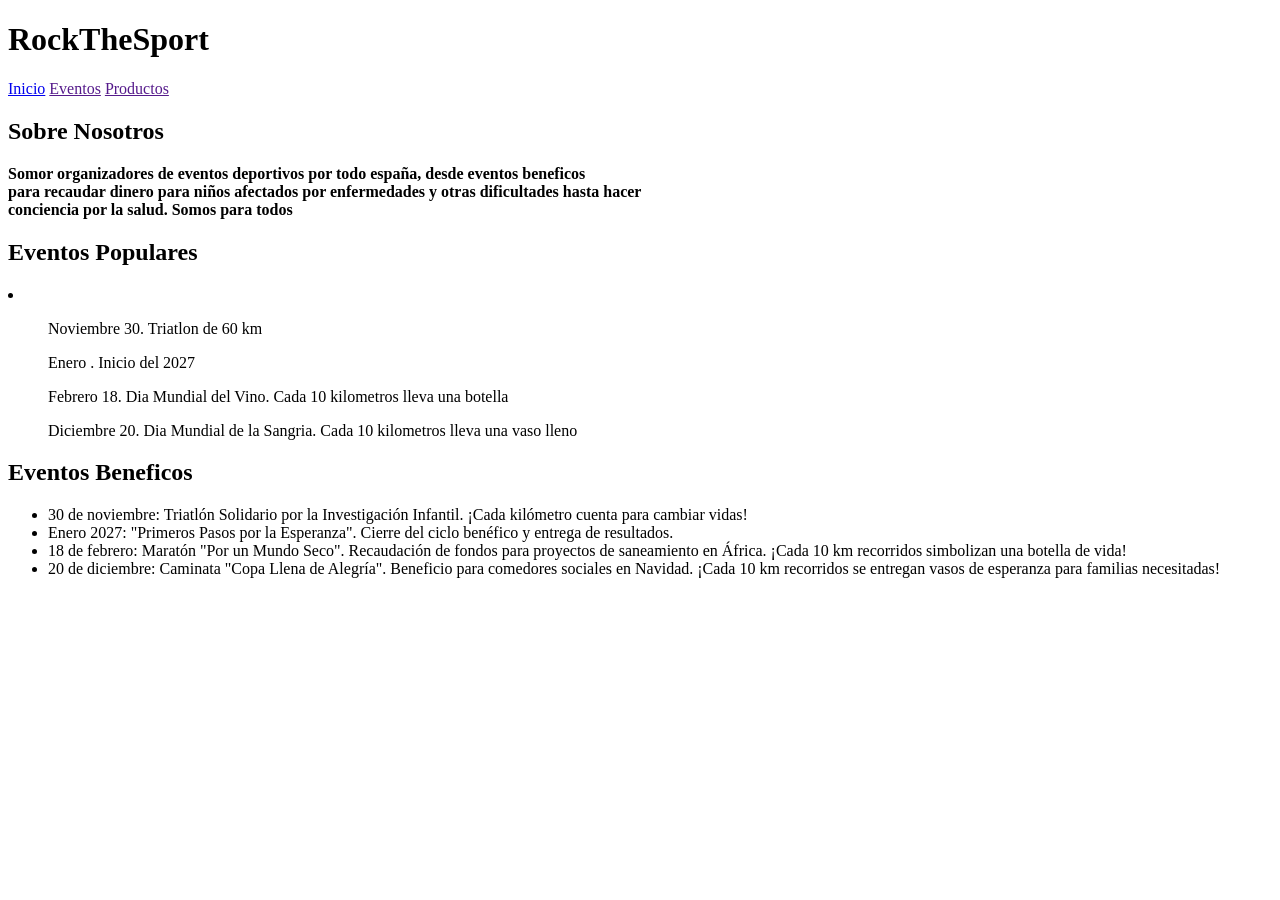
<file: Retos/capas.html>
<!DOCTYPE html>
<html lang="en">
<head>
    <meta charset="UTF-8">
    <meta name="viewport" content="width=device-width, initial-scale=1.0">
    <title>RockTheSport</title>
</head>
<body>
    <header>
        <h1 id="titulo">RockTheSport</h1>
    </header>
    <aside>
        <nav>
            <a href="#titulo">Inicio</a>
            <a href="">Eventos</a>
            <a href="">Productos</a>
        </nav>
    </aside>
    <main>
        <section id="nosotros">
            <h2 >Sobre Nosotros</h2>
            <p><strong>Somor organizadores de eventos deportivos por todo españa, desde eventos beneficos <br>
            para recaudar dinero para niños afectados por enfermedades y otras dificultades hasta hacer <br>
            conciencia por la salud. Somos para todos</strong></p>
        </section>
        <section id="eventos_populares">
            <h2 >Eventos Populares</h2>
            <li>
                <ul><p>Noviembre 30. Triatlon de 60 km</p></ul>
                <ul><p>Enero . Inicio del 2027</p></ul>
                <ul><p>Febrero 18. Dia Mundial del Vino. Cada 10 kilometros lleva una botella</p></ul>
                <ul><p>Diciembre 20. Dia Mundial de la Sangria. Cada 10 kilometros lleva una vaso lleno</p></ul>
            </li>
        </section>
        <section id="eventos_beneficos">
            <h2 >Eventos Beneficos</h2>
            <ul>
                <li>
                    30 de noviembre: Triatlón Solidario por la Investigación Infantil. 
                    ¡Cada kilómetro cuenta para cambiar vidas!
                </li>
                <li>
                    Enero 2027: "Primeros Pasos por la Esperanza". 
                    Cierre del ciclo benéfico y entrega de resultados.
                </li>
                <li>
                    18 de febrero: Maratón "Por un Mundo Seco". 
                    Recaudación de fondos para proyectos de saneamiento en África. 
                    ¡Cada 10 km recorridos simbolizan una botella de vida!
                </li>
                <li>
                    20 de diciembre: Caminata "Copa Llena de Alegría". 
                    Beneficio para comedores sociales en Navidad. 
                    ¡Cada 10 km recorridos se entregan vasos de esperanza para familias necesitadas!
                </li>
                </ul>
        </section>
    </main>
</body>
</html>
</file>
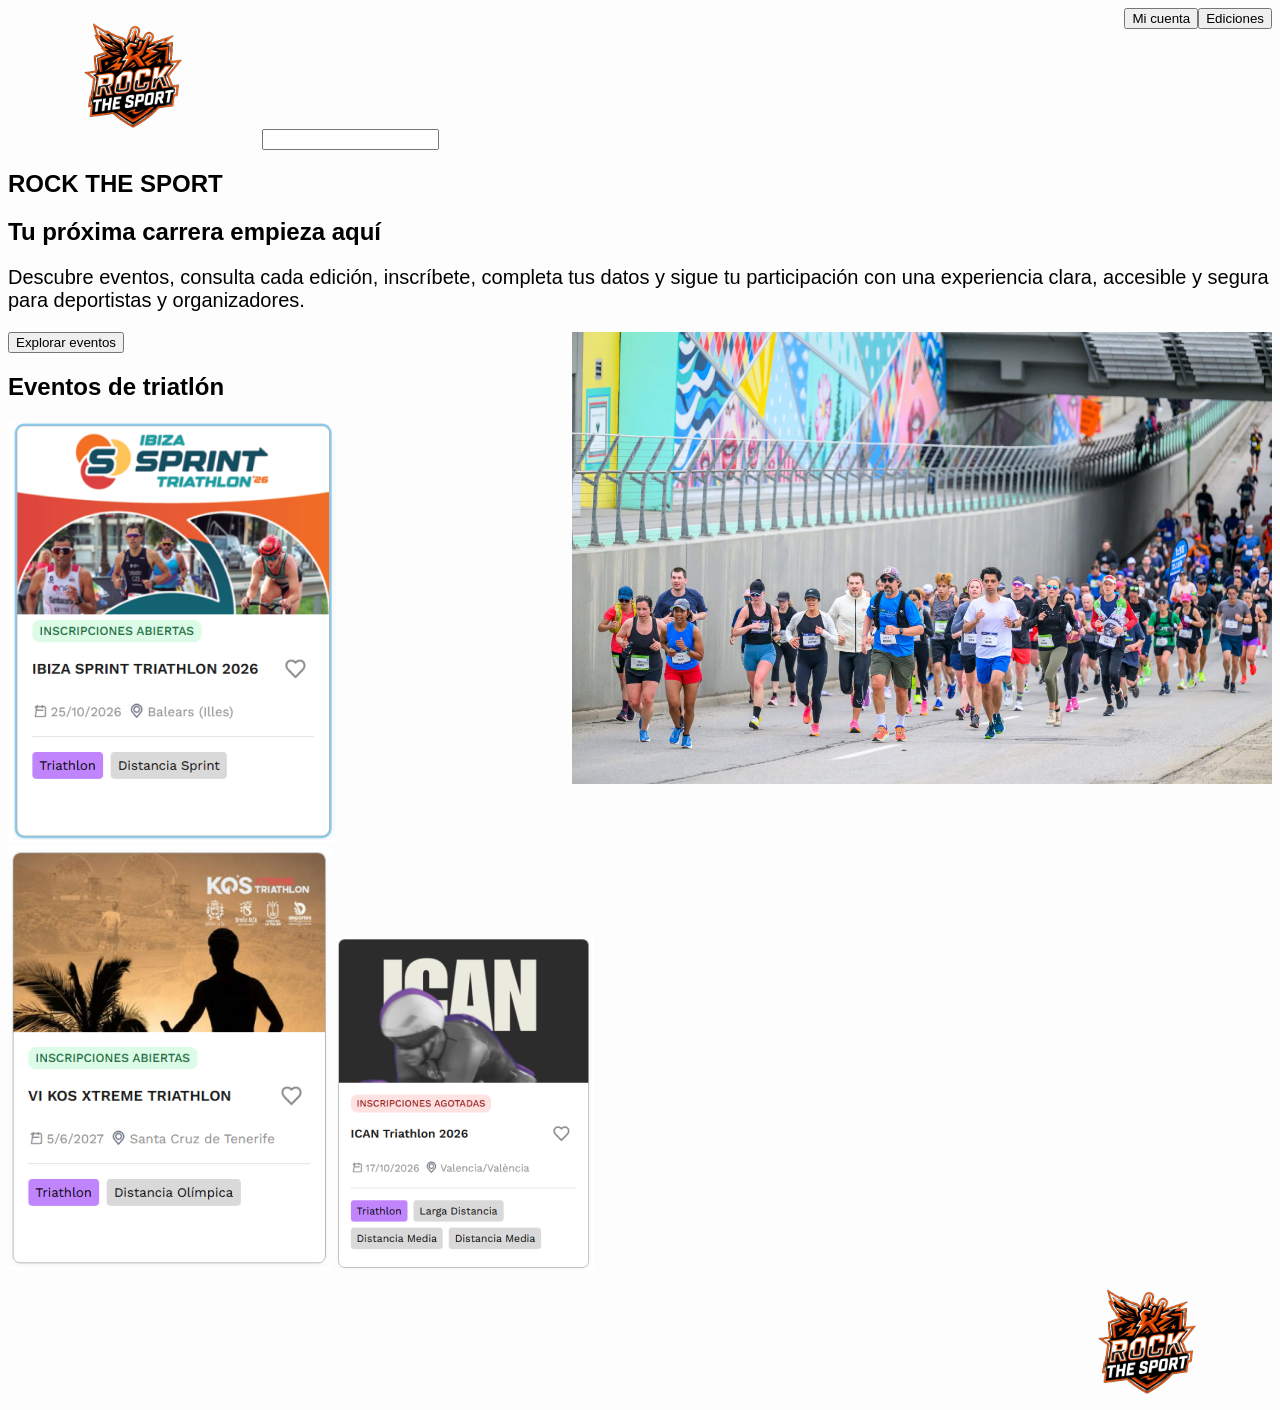
<file: Retos/esqueleto.html>
<!DOCTYPE html>
<html lang="en">

<head>
    <meta charset="UTF-8">
    <meta name="viewport" content="width=device-width, initial-scale=1.0">
    <title>Rock the Sport</title>
    <link rel="stylesheet" href="esqueleto.css">

</head>

<body>

    <header>
        <img src="../Img/logo.png" alt="Logo" width="250" />
        <input type="text" name="usuario" id="centro" />
        <button class="menu">Ediciones </button>
        <button class="menu">Mi cuenta</button>
    </header>
    <section>

        <h1>ROCK THE SPORT</h1>
        <h2>Tu próxima carrera empieza aquí</h2>
        <p>Descubre eventos, consulta cada edición, inscríbete, completa tus datos y sigue tu participación con una
            experiencia clara, accesible y segura para deportistas y organizadores.</p>
        <button>Explorar eventos</button>
        <img src="../Img/maraton.jpg" class="imagenDer" alt="logo2" width="700" />

    </section>
    <section>

        <h1>Eventos de triatlón</h1>
        <button style="border: none; background: none; padding: 0; cursor: pointer;"><img src="../Img/Evento1.png"
                alt="Evento1"></button>
        <button style="border: none; background: none; padding: 0; cursor: pointer;"><img src="../Img/Evento2.png"
                alt="Evento2"></button>
        <button style="border: none; background: none; padding: 0; cursor: pointer;"><img src="../Img/Evento3.png"
                alt="Evento3"></button>



    </section>






    <footer>

        <img src="../Img/logo.png" class="logoder" alt="Logo" width="250" />


    </footer>



</body>

</html>
</file>
<file: css.css>
* {
    box-sizing: border-box;
}
 
body {
    margin: 0;
    font-family: Arial, sans-serif;
    background-color: #e6f7f5;
    color: #222;
    line-height: 1.6;
    min-height: 100vh;
    display: flex;
    flex-direction: column;
}
 
h2 {
    color: #0f766e;
}
 
/* ===== Cabecera (flexbox) ===== */
header {
    background-color: #0f766e;
    padding: 15px 40px;
    display: flex;
    justify-content: space-between;
    align-items: center;
    flex-wrap: wrap;
    gap: 20px;
}
 
header h1 {
    color: white;
    margin: 0;
}

header h1 a{
    color: white;
    text-decoration: none;
}
 
/* Logo + nombre */
.marca {
    display: flex;
    align-items: center;
    gap: 10px;
}
 
.marca img {
    height: 50px;
    width: auto;
    border-radius: 8px;
}
 
nav {
    display: flex;
    gap: 10px;
}
 
.boton {
    background-color: #2b7fd1;
    color: white;
    padding: 10px 20px;
    text-decoration: none;
    border-radius: 5px;
    font-weight: bold;
}
 
.boton:hover {
    background-color: #1c5fa3;
}
 
/* Contorno al navegar con el teclado */
.boton:focus {
    outline: 3px solid #1c5fa3;
    outline-offset: 3px;
}
 
header .boton:focus {
    outline-color: white;
}
 
/* Botón de la página  */
.activo {
    background-color: white;
    color: #0f766e;
}
 
.activo:hover {
    background-color: #e6f7f5;
}
 
.barra-busqueda {
    padding: 8px 12px;
    border: none;
    border-radius: 5px;
    width: 400px;
}

.formulario {
    background-color: white;
    border-radius: 15px;
    padding: 30px;
    box-shadow: 0 2px 8px rgba(0, 0, 0, 0.1);
    max-width: 500px;
    display: flex;
    flex-direction: column;
    gap: 15px;
}


.campo {
    display: flex;
    flex-direction: column;
    gap: 5px;
}

.campo label {
    font-weight: bold;
}

.campo input,
.campo select {
    padding: 10px;
    border: 1px solid #ccc;
    border-radius: 5px;
    font-size: 1em;
}
 
/* ===== Contenido principal ===== */
main {
    max-width: 1500px;
    width: 100%;
    margin: 30px auto;
    padding: 0 20px;
    flex: 1;
}


section {
    margin-bottom: 40px;
}
 
/* ===== Sobre nosotros ===== */
.nosotros {
    background-color: white;
    border-radius: 15px;
    padding: 30px;
    box-shadow: 0 2px 8px rgba(0, 0, 0, 0.1);
    display: flex;
    align-items: center;
    flex-wrap: wrap;
    gap: 30px;
}
 
.nosotros-texto {
    flex: 1;
    min-width: 250px;
}
 
.logo {
    max-width: 100%;
    height: auto;
    border-radius: 10px;
}
 
/* ===== Tarjetas de eventos (grid) ===== */
.subtitulo {
    color: #666;
    margin-top: -10px;
}
 
.tarjetas {
    display: grid;
    grid-template-columns: repeat(auto-fit, minmax(250px, 1fr));
    gap: 20px;
}
 
.tarjeta {
    background-color: white;
    border-radius: 15px;
    border-top: 5px solid #2b7fd1;
    padding: 20px;
    box-shadow: 0 2px 8px rgba(0, 0, 0, 0.1);
    display: flex;
    flex-direction: column;
    transition: transform 0.2s;
    margin: 1px;
}
 
.tarjeta:hover {
    transform: translateY(-5px);
}
 
.tarjeta h3 {
    color: #0f766e;
    margin: 5px 0 10px;
}
 
.fecha {
    color: #2b7fd1;
    font-weight: bold;
    font-size: 0.9em;
    text-transform: uppercase;
    margin: 0;
}
 
.objetivo {
    margin-top: auto;
    padding-top: 10px;
    border-top: 1px solid #ddd;
}
 
.boton-tarjeta {
    text-align: center;
    margin-top: 10px;
}

.centrado {
    margin-top: 20px;
}
 
/* ===== Footer ===== */
footer {
    background-color: #0f766e;
    color: white;
    padding: 30px 40px 15px;
}
 
.footer-contenido {
    max-width: 1100px;
    margin: 0 auto;
    display: grid;
    grid-template-columns: repeat(auto-fit, minmax(200px, 1fr));
    gap: 20px;
}
 
footer h3 {
    margin: 0 0 10px;
}
 
footer p {
    margin: 0 0 5px;
}
 
footer .marca {
    font-weight: bold;
    font-size: 1.2em;
    margin-bottom: 10px;
}
 
footer .marca img {
    height: 40px;
}
 
.copyright {
    text-align: center;
    font-size: 0.9em;
    border-top: 1px solid rgba(255, 255, 255, 0.3);
    margin-top: 20px;
    padding-top: 15px;
}

.partirEvento{
    display: flex;
    justify-content: space-between;
    flex-direction: column;
}

.imagenEventos{
    width: 60%;
    height: 60%;

}
</file>
<file: EjerciciosCss/estilos.css>
:root {
    --principal: #75E6FF;
    --fondo: #8FFFEE;
    --boton: #FFFF8C;
}




body {
    font-family: fantasy;
    background-color: #ddfffa;
}

/* para el titulo */
h1 {
    color: var(--principal);
    font-size: 48px;
    font-weight: 700;
    line-height: 4;
}

button {
    border-radius: 200px;
    color: var(--boton);
}

/* para el boton */
button:hover {
    background-color: rgb(121, 121, 121);
}

/* para el el parrafo */
p {
    color: var(--fondo);
    font-size: 20px;
}

/* para el los link */
a[href^='https'] {

    text-decoration: none;
}


/* para la carta "producto" */
.producto {
    border: 9px solid red;
    width: 50vw;
    color: aqua;
    font-size: 20px;
}

.producto .precio {
    color: rgb(255, 192, 55)
}

.producto button {
    background-color: var(--boton);
}

.producto button:hover {
    background-color: rgb(255, 115, 115);
}

a[href^='https://tienda.eus'] {
    text-decoration: red;
    color: #FFB04F;
}

/* probando tamaños de cajas */
#contenedor {
    background-color: rgb(74, 255, 195);
    width: 600px;
}

#contenedor .caja1 {
    background-color: rgb(255, 202, 96);
    width: 200px;
}

#contenedor .caja2 {
    background-color: rgb(255, 139, 226);
    width: 50%;
}

#contenedor .caja3 {
    background-color: rgb(84, 255, 84);
    font-size: 1.5rem;
}

#contenedor .caja3 {
    background-color: rgb(255, 202, 96);
    width: 50vw;

}

.btn {
    display: inline-block;
    padding: 10px 16px;
    background: #91dcff;
    color: rgb(108, 109, 110);
    border-radius: 999px;
    text-decoration: none;
    cursor: crosshair;

}

a:hover {
    color: #FFB04F;
}

a:visited {
    color: #ce7aff;
}

a:focus {
    outline: 3px solid;
    outline-offset: 3px;
}

tr:nth-child(even) {
    background: rgb(255, 222, 222);

}

tr:hover {
    background: rgb(241, 255, 112);
}

table {
    background-color: #FFB04F;
    width: 100%;
    border: 1px solid black;
}

th,
td {
    padding: 6px;
    text-align: left;
}

form p {
    color: rgb(54, 54, 54);
}

input[type="text"],
input[type="email"] {

    padding: 4px 16px;
}
</file>
<file: Retos/esqueleto.css>
body {
    font-family: optima, sans-serif;
    background-color: #fdfdfd;
}

p {
    color: var(--fondo);
    font-size: 20px;
}

img.imagenDer {
    float: right;
    margin: 0 0 10px 10px;

}

.logoder {

    float: right;
}

.menu {
    float: right;
}

#centro {
    justify-content: center;

}
</file>
